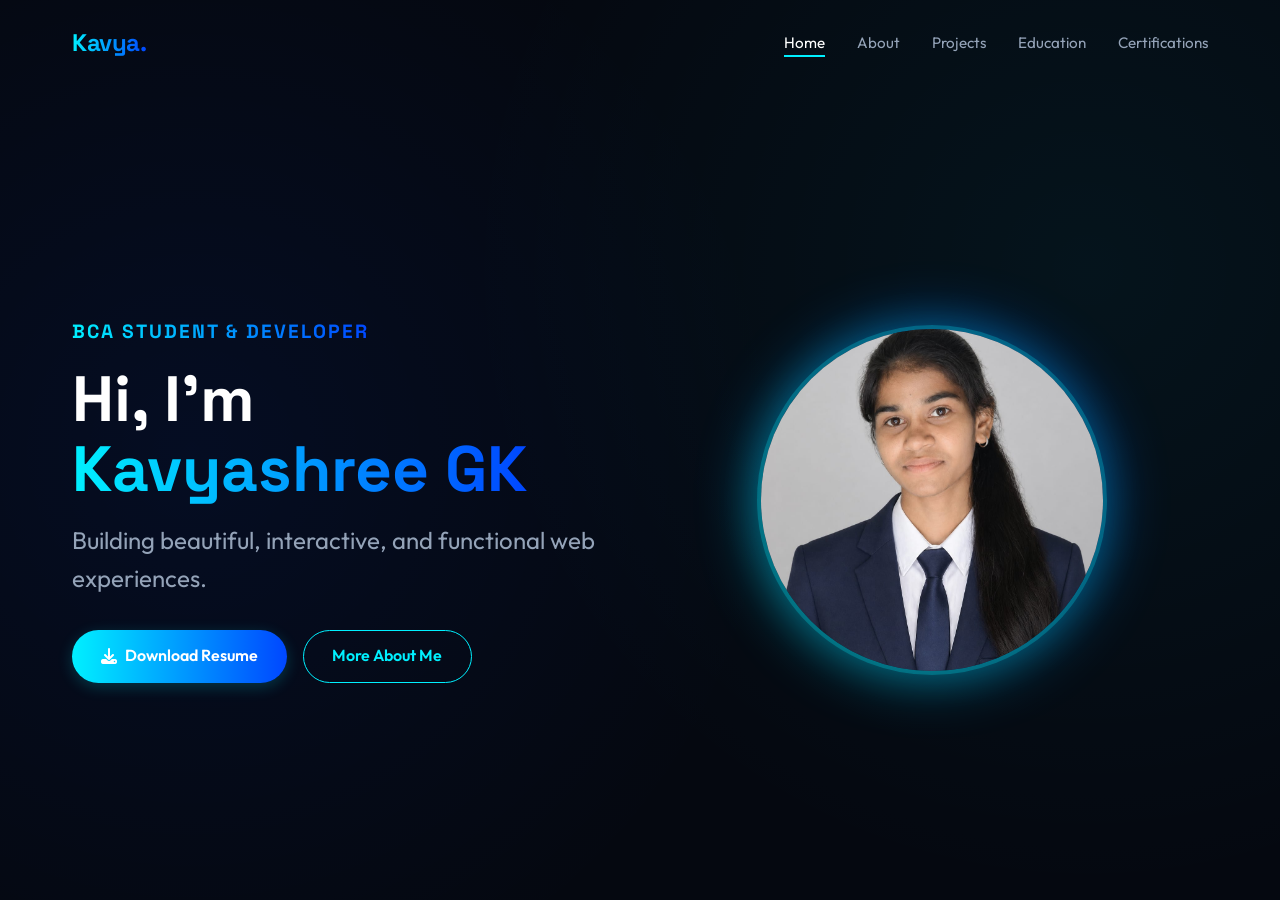
<file: index.html>
<!DOCTYPE html>
<html lang="en">
<head>
    <meta charset="UTF-8">
    <meta name="viewport" content="width=device-width, initial-scale=1.0">
    <title>Kavyashree GK | Portfolio</title>
    <meta name="description" content="Professional portfolio of Kavyashree GK, BCA student and software developer.">
    <link rel="stylesheet" href="styles.css">
    <script src="main.js" defer></script>
</head>
<body>
    <header>
        <div class="container nav-container">
            <div class="logo text-gradient">Kavya.</div>
            <ul class="nav-links">
                <li><a href="index.html" class="active">Home</a></li>
                <li><a href="about.html">About</a></li>
                <li><a href="projects.html">Projects</a></li>
                <li><a href="education.html">Education</a></li>
                <li><a href="certification.html">Certifications</a></li>
            </ul>
        </div>
    </header>

    <main class="page-wrapper container">
        <section class="hero">
            <div class="hero-content">
                <h2 class="text-gradient" style="font-size: 1.2rem; letter-spacing: 2px; margin-bottom: 1rem; text-transform: uppercase;">BCA Student & Developer</h2>
                <h1 class="hero-title">Hi, I'm <br><span class="text-gradient">Kavyashree GK</span></h1>
                <p class="hero-subtitle">Building beautiful, interactive, and functional web experiences.</p>
                <div class="hero-actions">
                    <a href="resume.docx" download="Kavyashree_GK_Resume.docx" class="btn btn-primary">
                        <i class="fa-solid fa-download"></i> Download Resume
                    </a>
                    <a href="about.html" class="btn btn-outline">More About Me</a>
                </div>
            </div>
            <div class="hero-image-container">
                <div class="hero-image-backdrop"></div>
                <img src="profile.jpeg" alt="Kavyashree GK" class="hero-image">
            </div>
        </section>
    </main>
</body>
</html>
</file>
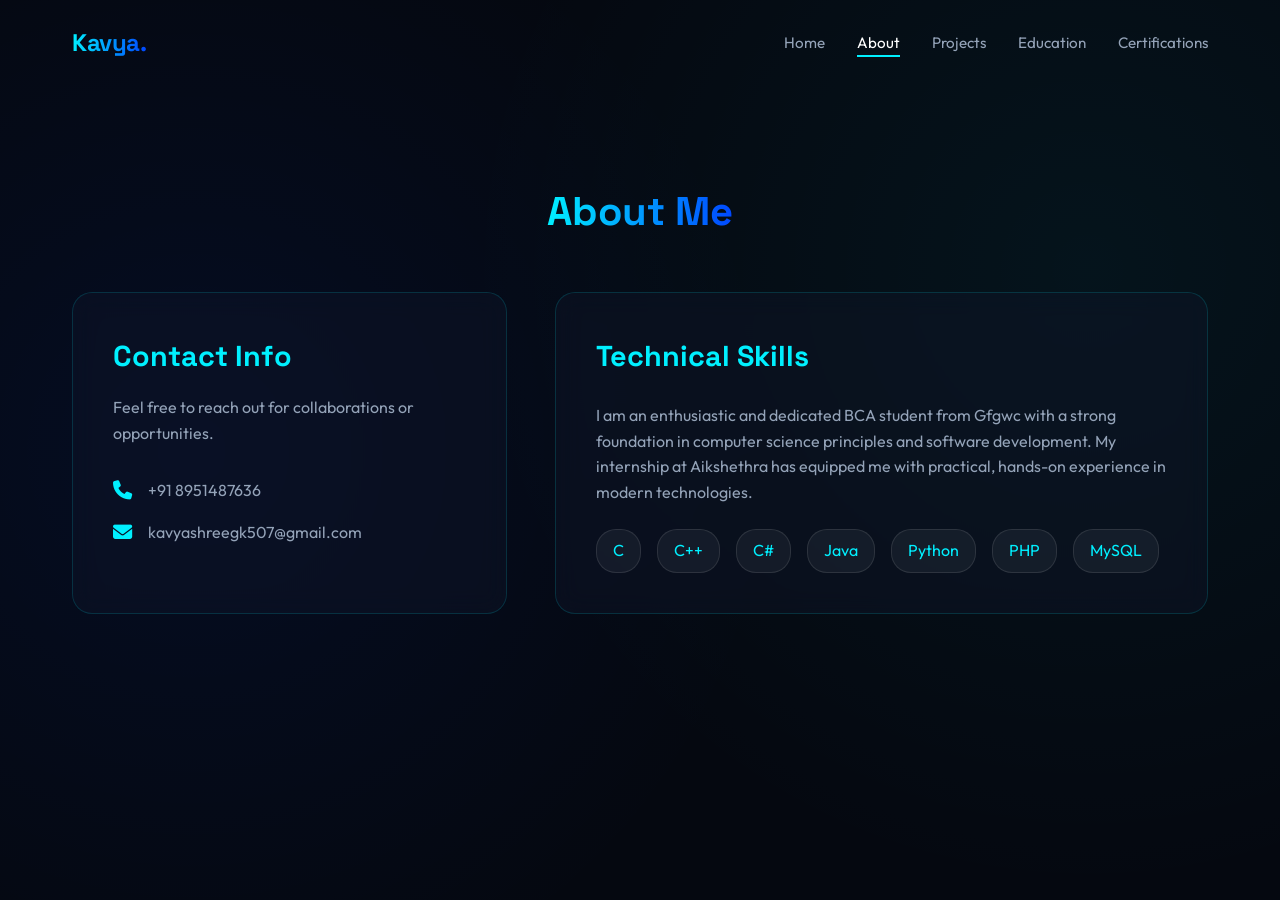
<file: about.html>
<!DOCTYPE html>
<html lang="en">
<head>
    <meta charset="UTF-8">
    <meta name="viewport" content="width=device-width, initial-scale=1.0">
    <title>About | Kavyashree GK</title>
    <meta name="description" content="About Kavyashree GK, technical skills, and contact information.">
    <link rel="stylesheet" href="styles.css">
    <script src="main.js" defer></script>
</head>
<body>
    <header>
        <div class="container nav-container">
            <div class="logo text-gradient">Kavya.</div>
            <ul class="nav-links">
                <li><a href="index.html">Home</a></li>
                <li><a href="about.html" class="active">About</a></li>
                <li><a href="projects.html">Projects</a></li>
                <li><a href="education.html">Education</a></li>
                <li><a href="certification.html">Certifications</a></li>
            </ul>
        </div>
    </header>

    <main class="page-wrapper container">
        <section class="section">
            <h2 class="section-title"><span class="text-gradient">About Me</span></h2>
            
            <div class="about-grid">
                <div class="glass-panel about-card">
                    <h3 style="font-size: 1.8rem; margin-bottom: 1rem; color: var(--accent-cyan);">Contact Info</h3>
                    <p style="color: var(--text-muted); margin-bottom: 2rem;">Feel free to reach out for collaborations or opportunities.</p>
                    
                    <div class="contact-info">
                        <div class="contact-item">
                            <i class="fa-solid fa-phone"></i>
                            <a href="tel:8951487636">+91 8951487636</a>
                        </div>
                        <div class="contact-item">
                            <i class="fa-solid fa-envelope"></i>
                            <a href="mailto:kavyashreegk507@gmail.com">kavyashreegk507@gmail.com</a>
                        </div>
                    </div>
                </div>

                <div class="glass-panel about-card">
                    <h3 style="font-size: 1.8rem; margin-bottom: 1.5rem; color: var(--accent-cyan);">Technical Skills</h3>
                    <p style="color: var(--text-muted); margin-bottom: 1.5rem;">
                        I am an enthusiastic and dedicated BCA student from Gfgwc with a strong foundation in computer science principles and software development. My internship at Aikshethra has equipped me with practical, hands-on experience in modern technologies.
                    </p>
                    <div class="tech-stack" style="gap: 1rem;">
                        <span class="tech-tag" style="font-size: 1rem; padding: 0.5rem 1rem;">C</span>
                        <span class="tech-tag" style="font-size: 1rem; padding: 0.5rem 1rem;">C++</span>
                        <span class="tech-tag" style="font-size: 1rem; padding: 0.5rem 1rem;">C#</span>
                        <span class="tech-tag" style="font-size: 1rem; padding: 0.5rem 1rem;">Java</span>
                        <span class="tech-tag" style="font-size: 1rem; padding: 0.5rem 1rem;">Python</span>
                        <span class="tech-tag" style="font-size: 1rem; padding: 0.5rem 1rem;">PHP</span>
                        <span class="tech-tag" style="font-size: 1rem; padding: 0.5rem 1rem;">MySQL</span>
                    </div>
                </div>
            </div>
        </section>
    </main>
</body>
</html>
</file>
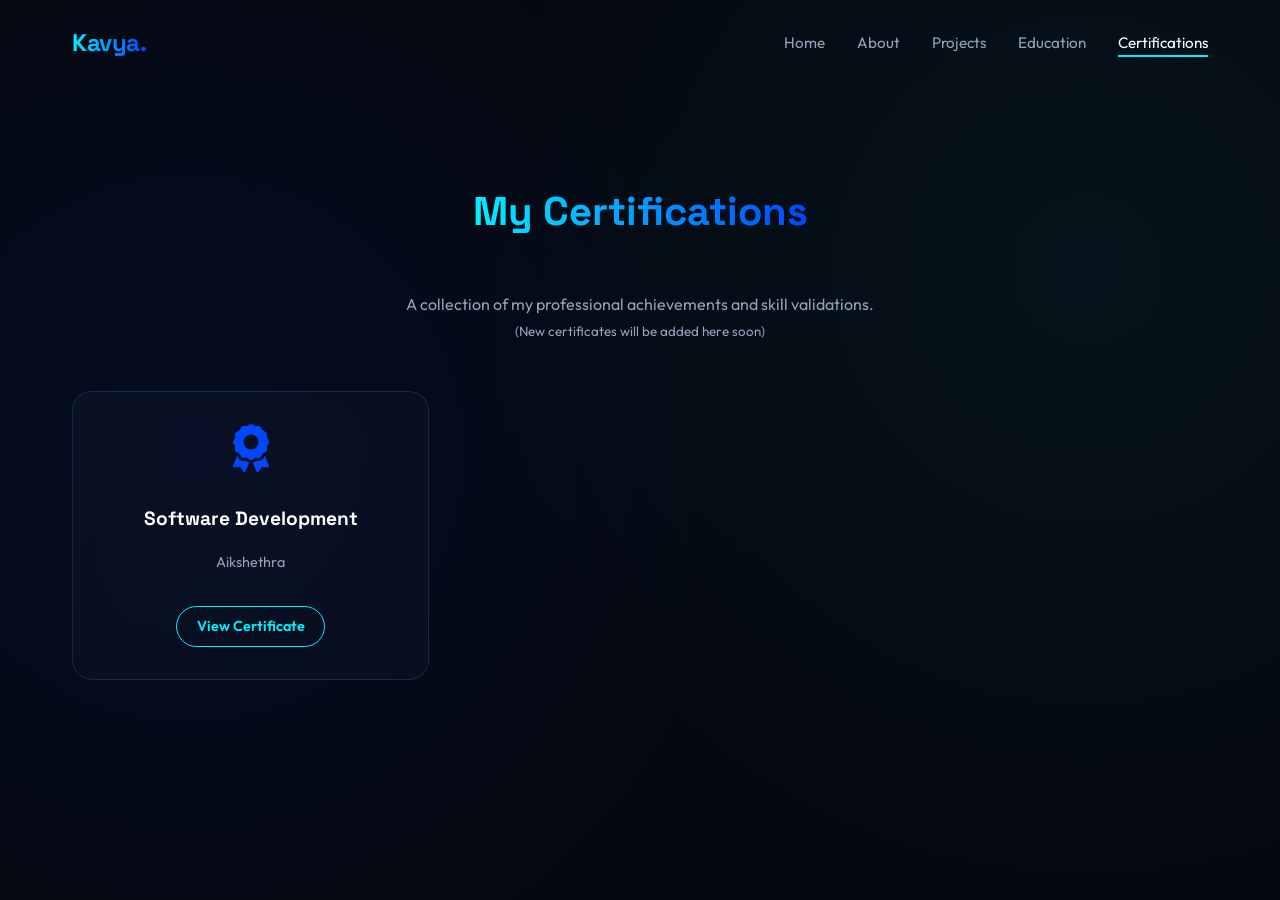
<file: certification.html>
<!DOCTYPE html>
<html lang="en">
<head>
    <meta charset="UTF-8">
    <meta name="viewport" content="width=device-width, initial-scale=1.0">
    <title>Certifications | Kavyashree GK</title>
    <meta name="description" content="Certifications and achievements of Kavyashree GK.">
    <link rel="stylesheet" href="styles.css">
    <script src="main.js" defer></script>
</head>
<body>
    <header>
        <div class="container nav-container">
            <div class="logo text-gradient">Kavya.</div>
            <ul class="nav-links">
                <li><a href="index.html">Home</a></li>
                <li><a href="about.html">About</a></li>
                <li><a href="projects.html">Projects</a></li>
                <li><a href="education.html">Education</a></li>
                <li><a href="certification.html" class="active">Certifications</a></li>
            </ul>
        </div>
    </header>

    <main class="page-wrapper container">
        <section class="section">
            <h2 class="section-title"><span class="text-gradient">My Certifications</span></h2>
            
            <p style="text-align: center; color: var(--text-muted); margin-bottom: 3rem;">
                A collection of my professional achievements and skill validations. <br>
                <small>(New certificates will be added here soon)</small>
            </p>

            <div class="cert-grid">
                <!-- Certificate 1 Placeholder -->
                <div class="glass-panel cert-card">
                    <i class="fa-solid fa-award cert-icon"></i>
                    <h3 style="font-size: 1.2rem; color: var(--text-main);">Software Development</h3>
                    <p style="color: var(--text-muted); font-size: 0.9rem;">Aikshethra</p>
                    <a href="#" class="btn btn-outline" style="margin-top: 1rem; font-size: 0.9rem; padding: 0.5rem 1.2rem;">
                        View Certificate
                    </a>
                </div>

                <!-- Future Certificate Extensible Framework -->
                <!-- 
                To add a new certificate later, copy the block below:
                
                <div class="glass-panel cert-card">
                    <i class="fa-solid fa-certificate cert-icon"></i>
                    <h3 style="font-size: 1.2rem; color: var(--text-main);">Certificate Name</h3>
                    <p style="color: var(--text-muted); font-size: 0.9rem;">Issuing Organization</p>
                    <a href="path/to/your/certificate.pdf" target="_blank" class="btn btn-outline" style="margin-top: 1rem; font-size: 0.9rem; padding: 0.5rem 1.2rem;">
                        View Certificate
                    </a>
                </div>
                -->
            </div>
        </section>
    </main>
</body>
</html>
</file>
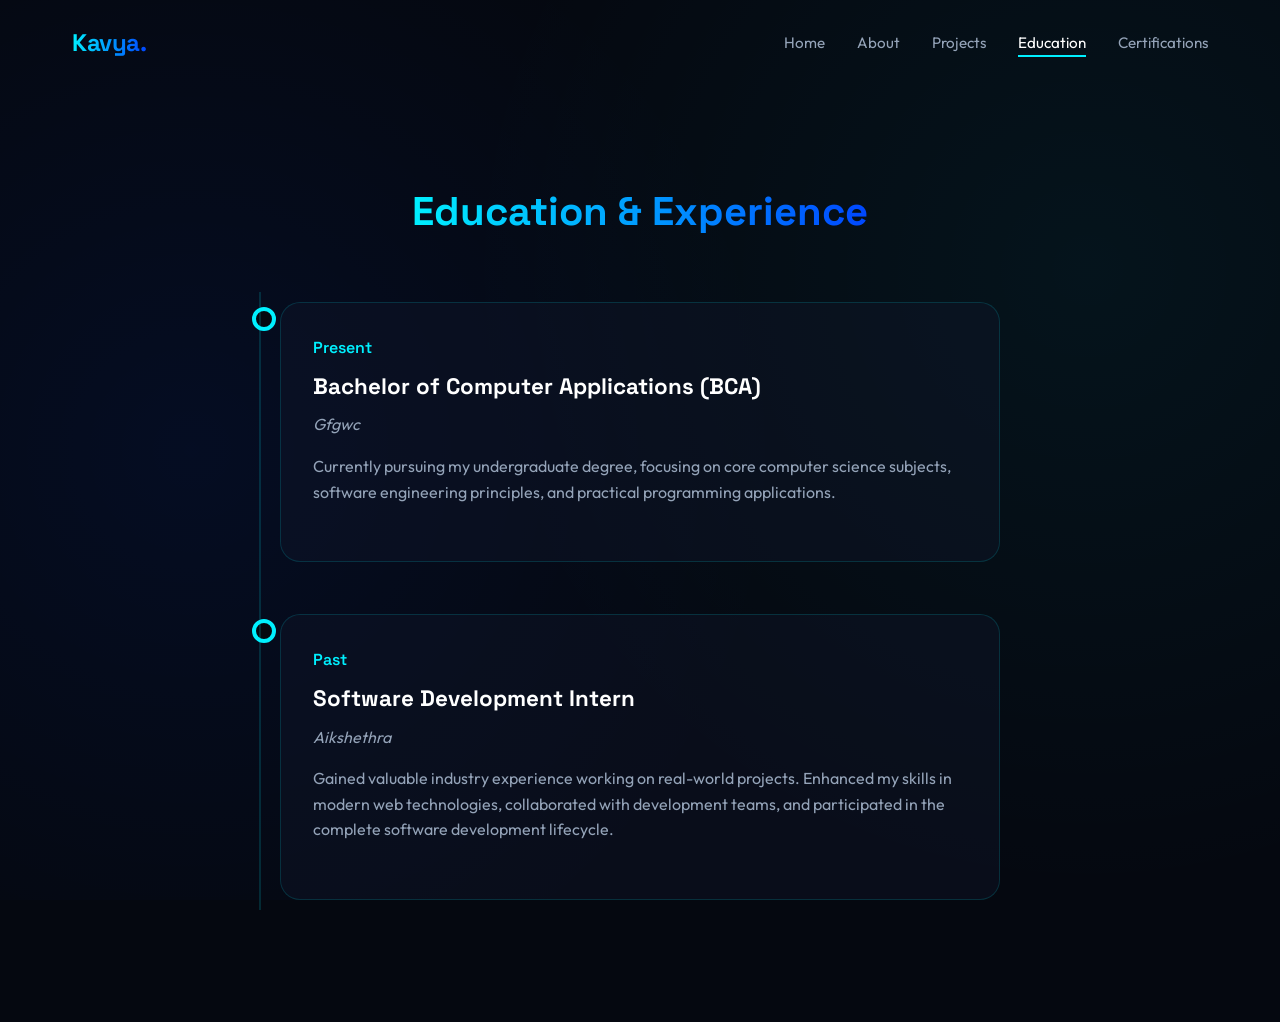
<file: education.html>
<!DOCTYPE html>
<html lang="en">
<head>
    <meta charset="UTF-8">
    <meta name="viewport" content="width=device-width, initial-scale=1.0">
    <title>Education | Kavyashree GK</title>
    <meta name="description" content="Education and Experience of Kavyashree GK.">
    <link rel="stylesheet" href="styles.css">
    <script src="main.js" defer></script>
</head>
<body>
    <header>
        <div class="container nav-container">
            <div class="logo text-gradient">Kavya.</div>
            <ul class="nav-links">
                <li><a href="index.html">Home</a></li>
                <li><a href="about.html">About</a></li>
                <li><a href="projects.html">Projects</a></li>
                <li><a href="education.html" class="active">Education</a></li>
                <li><a href="certification.html">Certifications</a></li>
            </ul>
        </div>
    </header>

    <main class="page-wrapper container">
        <section class="section">
            <h2 class="section-title"><span class="text-gradient">Education & Experience</span></h2>
            
            <div class="timeline">
                <!-- Education -->
                <div class="timeline-item">
                    <div class="glass-panel timeline-content">
                        <div class="timeline-date">Present</div>
                        <h3 class="timeline-title">Bachelor of Computer Applications (BCA)</h3>
                        <div class="timeline-org">Gfgwc</div>
                        <p class="project-desc">Currently pursuing my undergraduate degree, focusing on core computer science subjects, software engineering principles, and practical programming applications.</p>
                    </div>
                </div>

                <!-- Experience -->
                <div class="timeline-item">
                    <div class="glass-panel timeline-content">
                        <div class="timeline-date">Past</div>
                        <h3 class="timeline-title">Software Development Intern</h3>
                        <div class="timeline-org">Aikshethra</div>
                        <p class="project-desc">Gained valuable industry experience working on real-world projects. Enhanced my skills in modern web technologies, collaborated with development teams, and participated in the complete software development lifecycle.</p>
                    </div>
                </div>
            </div>
        </section>
    </main>
</body>
</html>
</file>
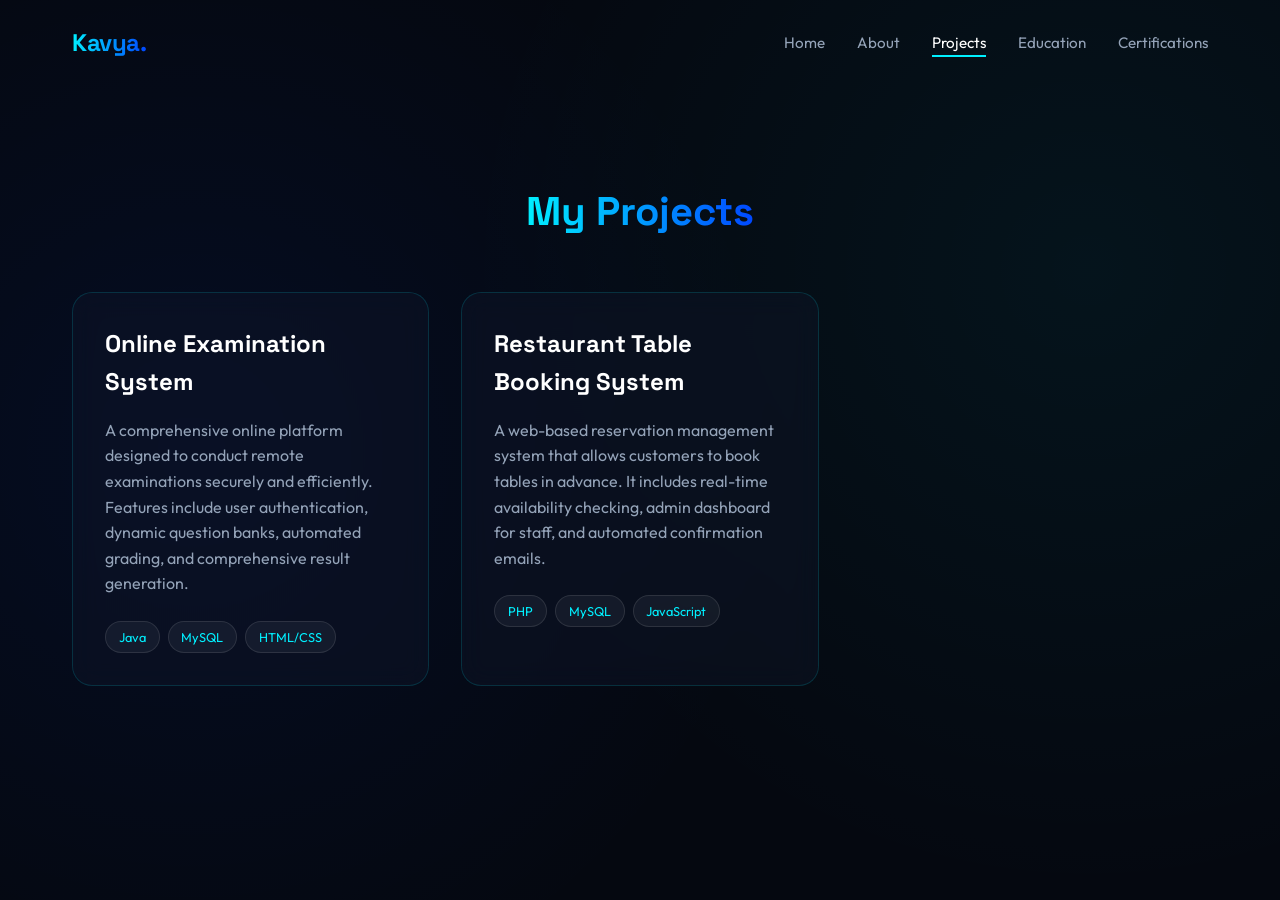
<file: projects.html>
<!DOCTYPE html>
<html lang="en">
<head>
    <meta charset="UTF-8">
    <meta name="viewport" content="width=device-width, initial-scale=1.0">
    <title>Projects | Kavyashree GK</title>
    <meta name="description" content="Projects developed by Kavyashree GK.">
    <link rel="stylesheet" href="styles.css">
    <script src="main.js" defer></script>
</head>
<body>
    <header>
        <div class="container nav-container">
            <div class="logo text-gradient">Kavya.</div>
            <ul class="nav-links">
                <li><a href="index.html">Home</a></li>
                <li><a href="about.html">About</a></li>
                <li><a href="projects.html" class="active">Projects</a></li>
                <li><a href="education.html">Education</a></li>
                <li><a href="certification.html">Certifications</a></li>
            </ul>
        </div>
    </header>

    <main class="page-wrapper container">
        <section class="section">
            <h2 class="section-title"><span class="text-gradient">My Projects</span></h2>
            
            <div class="projects-grid">
                <!-- Project 1 -->
                <div class="glass-panel project-card">
                    <h3 class="project-title">Online Examination System</h3>
                    <p class="project-desc">A comprehensive online platform designed to conduct remote examinations securely and efficiently. Features include user authentication, dynamic question banks, automated grading, and comprehensive result generation.</p>
                    <div class="tech-stack">
                        <span class="tech-tag">Java</span>
                        <span class="tech-tag">MySQL</span>
                        <span class="tech-tag">HTML/CSS</span>
                    </div>
                </div>

                <!-- Project 2 -->
                <div class="glass-panel project-card">
                    <h3 class="project-title">Restaurant Table Booking System</h3>
                    <p class="project-desc">A web-based reservation management system that allows customers to book tables in advance. It includes real-time availability checking, admin dashboard for staff, and automated confirmation emails.</p>
                    <div class="tech-stack">
                        <span class="tech-tag">PHP</span>
                        <span class="tech-tag">MySQL</span>
                        <span class="tech-tag">JavaScript</span>
                    </div>
                </div>
            </div>
        </section>
    </main>
</body>
</html>
</file>
<file: styles.css>
@import url('https://fonts.googleapis.com/css2?family=Outfit:wght@300;400;600;800&family=Space+Grotesk:wght@400;700&display=swap');

:root {
    --bg-dark: #050810;
    --bg-surface: rgba(16, 24, 43, 0.4);
    --border-color: rgba(0, 240, 255, 0.15);
    --accent-cyan: #00f0ff;
    --accent-blue: #0047ff;
    --text-main: #ffffff;
    --text-muted: #94a3b8;
    --font-sans: 'Outfit', sans-serif;
    --font-display: 'Space Grotesk', sans-serif;
}

* {
    margin: 0;
    padding: 0;
    box-sizing: border-box;
}

body {
    font-family: var(--font-sans);
    background-color: var(--bg-dark);
    color: var(--text-main);
    line-height: 1.6;
    overflow-x: hidden;
    background-image: 
        radial-gradient(circle at 15% 50%, rgba(0, 71, 255, 0.08) 0%, transparent 50%),
        radial-gradient(circle at 85% 30%, rgba(0, 240, 255, 0.05) 0%, transparent 50%);
    background-attachment: fixed;
}

/* Typography */
h1, h2, h3, h4 {
    font-family: var(--font-display);
    font-weight: 700;
}

a {
    text-decoration: none;
    color: inherit;
}

/* Layout & Utils */
.container {
    max-width: 1200px;
    margin: 0 auto;
    padding: 0 2rem;
}

.glass-panel {
    background: var(--bg-surface);
    backdrop-filter: blur(12px);
    -webkit-backdrop-filter: blur(12px);
    border: 1px solid var(--border-color);
    border-radius: 20px;
}

.text-gradient {
    background: linear-gradient(90deg, var(--accent-cyan), var(--accent-blue));
    -webkit-background-clip: text;
    -webkit-text-fill-color: transparent;
    display: inline-block;
}

/* Navbar */
header {
    position: fixed;
    top: 0;
    width: 100%;
    z-index: 100;
    padding: 1.5rem 0;
    transition: all 0.3s ease;
}

header.scrolled {
    padding: 1rem 0;
    background: rgba(5, 8, 16, 0.85);
    backdrop-filter: blur(10px);
    border-bottom: 1px solid rgba(255, 255, 255, 0.05);
}

.nav-container {
    display: flex;
    justify-content: space-between;
    align-items: center;
}

.logo {
    font-family: var(--font-display);
    font-size: 1.5rem;
    font-weight: 700;
    letter-spacing: -0.5px;
}

.nav-links {
    display: flex;
    gap: 2rem;
    list-style: none;
}

.nav-links a {
    font-size: 0.95rem;
    font-weight: 400;
    color: var(--text-muted);
    transition: all 0.3s ease;
    position: relative;
}

.nav-links a:hover,
.nav-links a.active {
    color: var(--text-main);
}

.nav-links a::after {
    content: '';
    position: absolute;
    bottom: -5px;
    left: 0;
    width: 0;
    height: 2px;
    background: var(--accent-cyan);
    transition: width 0.3s ease;
}

.nav-links a:hover::after,
.nav-links a.active::after {
    width: 100%;
}

/* Buttons */
.btn {
    display: inline-flex;
    align-items: center;
    justify-content: center;
    padding: 0.8rem 1.8rem;
    border-radius: 30px;
    font-weight: 600;
    font-size: 1rem;
    transition: all 0.3s ease;
    cursor: pointer;
    border: none;
    gap: 0.5rem;
}

.btn-primary {
    background: linear-gradient(90deg, var(--accent-cyan), var(--accent-blue));
    color: #fff;
    box-shadow: 0 4px 15px rgba(0, 240, 255, 0.2);
}

.btn-primary:hover {
    transform: translateY(-2px);
    box-shadow: 0 6px 20px rgba(0, 240, 255, 0.3);
}

.btn-outline {
    background: transparent;
    border: 1px solid var(--accent-cyan);
    color: var(--accent-cyan);
}

.btn-outline:hover {
    background: rgba(0, 240, 255, 0.1);
    transform: translateY(-2px);
}

/* Page Transition Wrapper */
.page-wrapper {
    min-height: 100vh;
    padding-top: 100px;
    animation: fadeIn 0.8s cubic-bezier(0.16, 1, 0.3, 1) forwards;
}

@keyframes fadeIn {
    from { opacity: 0; transform: translateY(20px); }
    to { opacity: 1; transform: translateY(0); }
}

/* Sections */
.section {
    padding: 5rem 0;
}

.section-title {
    font-size: 2.5rem;
    margin-bottom: 3rem;
    text-align: center;
}

/* Home Page */
.hero {
    display: flex;
    align-items: center;
    min-height: calc(100vh - 100px);
}

.hero-content {
    flex: 1;
    padding-right: 2rem;
}

.hero-image-container {
    flex: 1;
    display: flex;
    justify-content: center;
    position: relative;
}

.hero-image {
    width: 350px;
    height: 350px;
    border-radius: 50%;
    object-fit: cover;
    border: 4px solid rgba(0, 240, 255, 0.3);
    box-shadow: 0 0 40px rgba(0, 240, 255, 0.2);
    animation: float 6s ease-in-out infinite;
    z-index: 2;
}

.hero-image-backdrop {
    position: absolute;
    width: 350px;
    height: 350px;
    border-radius: 50%;
    background: linear-gradient(45deg, var(--accent-cyan), var(--accent-blue));
    filter: blur(30px);
    opacity: 0.5;
    animation: pulse 4s ease-in-out infinite alternate;
}

.hero-title {
    font-size: 4rem;
    line-height: 1.1;
    margin-bottom: 1rem;
}

.hero-subtitle {
    font-size: 1.5rem;
    color: var(--text-muted);
    margin-bottom: 2rem;
}

.hero-actions {
    display: flex;
    gap: 1rem;
}

@keyframes float {
    0% { transform: translateY(0px); }
    50% { transform: translateY(-20px); }
    100% { transform: translateY(0px); }
}

@keyframes pulse {
    0% { transform: scale(0.95); opacity: 0.3; }
    100% { transform: scale(1.05); opacity: 0.6; }
}

/* About Page */
.about-grid {
    display: grid;
    grid-template-columns: 1fr 1.5fr;
    gap: 3rem;
}
.about-card {
    padding: 2.5rem;
}
.contact-info {
    margin-top: 2rem;
    display: flex;
    flex-direction: column;
    gap: 1rem;
}
.contact-item {
    display: flex;
    align-items: center;
    gap: 1rem;
    color: var(--text-muted);
}
.contact-item i {
    color: var(--accent-cyan);
    font-size: 1.2rem;
}

/* Projects Page */
.projects-grid {
    display: grid;
    grid-template-columns: repeat(auto-fill, minmax(320px, 1fr));
    gap: 2rem;
}
.project-card {
    padding: 2rem;
    transition: transform 0.3s ease;
}
.project-card:hover {
    transform: translateY(-10px);
    border-color: rgba(0, 240, 255, 0.4);
}
.project-title {
    font-size: 1.5rem;
    margin-bottom: 1rem;
    color: var(--text-main);
}
.project-desc {
    color: var(--text-muted);
    margin-bottom: 1.5rem;
}
.tech-stack {
    display: flex;
    flex-wrap: wrap;
    gap: 0.5rem;
    margin-top: auto;
}
.tech-tag {
    font-size: 0.8rem;
    padding: 0.3rem 0.8rem;
    border-radius: 20px;
    background: rgba(255,255,255,0.05);
    border: 1px solid rgba(255,255,255,0.1);
    color: var(--accent-cyan);
}

/* Timeline (Education & Certs) */
.timeline {
    position: relative;
    max-width: 800px;
    margin: 0 auto;
}
.timeline::after {
    content: '';
    position: absolute;
    width: 2px;
    background: var(--border-color);
    top: 0;
    bottom: 0;
    left: 20px;
    margin-left: -1px;
}
.timeline-item {
    padding: 10px 40px;
    position: relative;
    background-color: inherit;
    width: 100%;
    margin-bottom: 2rem;
}
.timeline-item::after {
    content: '';
    position: absolute;
    width: 16px;
    height: 16px;
    right: auto;
    background-color: var(--bg-dark);
    border: 4px solid var(--accent-cyan);
    top: 15px;
    left: 12px;
    border-radius: 50%;
    z-index: 1;
}
.timeline-content {
    padding: 2rem;
}
.timeline-date {
    color: var(--accent-cyan);
    font-weight: 600;
    font-family: var(--font-display);
    margin-bottom: 0.5rem;
}
.timeline-title {
    font-size: 1.4rem;
    margin-bottom: 0.5rem;
}
.timeline-org {
    color: var(--text-muted);
    font-style: italic;
    margin-bottom: 1rem;
}

/* Certifications Gallery */
.cert-grid {
    display: grid;
    grid-template-columns: repeat(auto-fill, minmax(280px, 1fr));
    gap: 2rem;
}
.cert-card {
    text-align: center;
    padding: 2rem;
    display: flex;
    flex-direction: column;
    align-items: center;
    gap: 1rem;
}
.cert-icon {
    font-size: 3rem;
    color: var(--accent-blue);
    margin-bottom: 1rem;
}

/* Footer */
footer {
    text-align: center;
    padding: 2rem 0;
    color: var(--text-muted);
    border-top: 1px solid rgba(255,255,255,0.05);
    margin-top: 4rem;
}

/* Responsive */
@media (max-width: 768px) {
    .nav-links {
        display: none; /* Add a hamburger menu in real scenario if needed */
    }
    .hero {
        flex-direction: column-reverse;
        text-align: center;
        padding-top: 2rem;
    }
    .hero-content {
        padding-right: 0;
        margin-top: 3rem;
    }
    .hero-actions {
        justify-content: center;
    }
    .hero-title {
        font-size: 2.8rem;
    }
    .about-grid {
        grid-template-columns: 1fr;
    }
}
</file>
